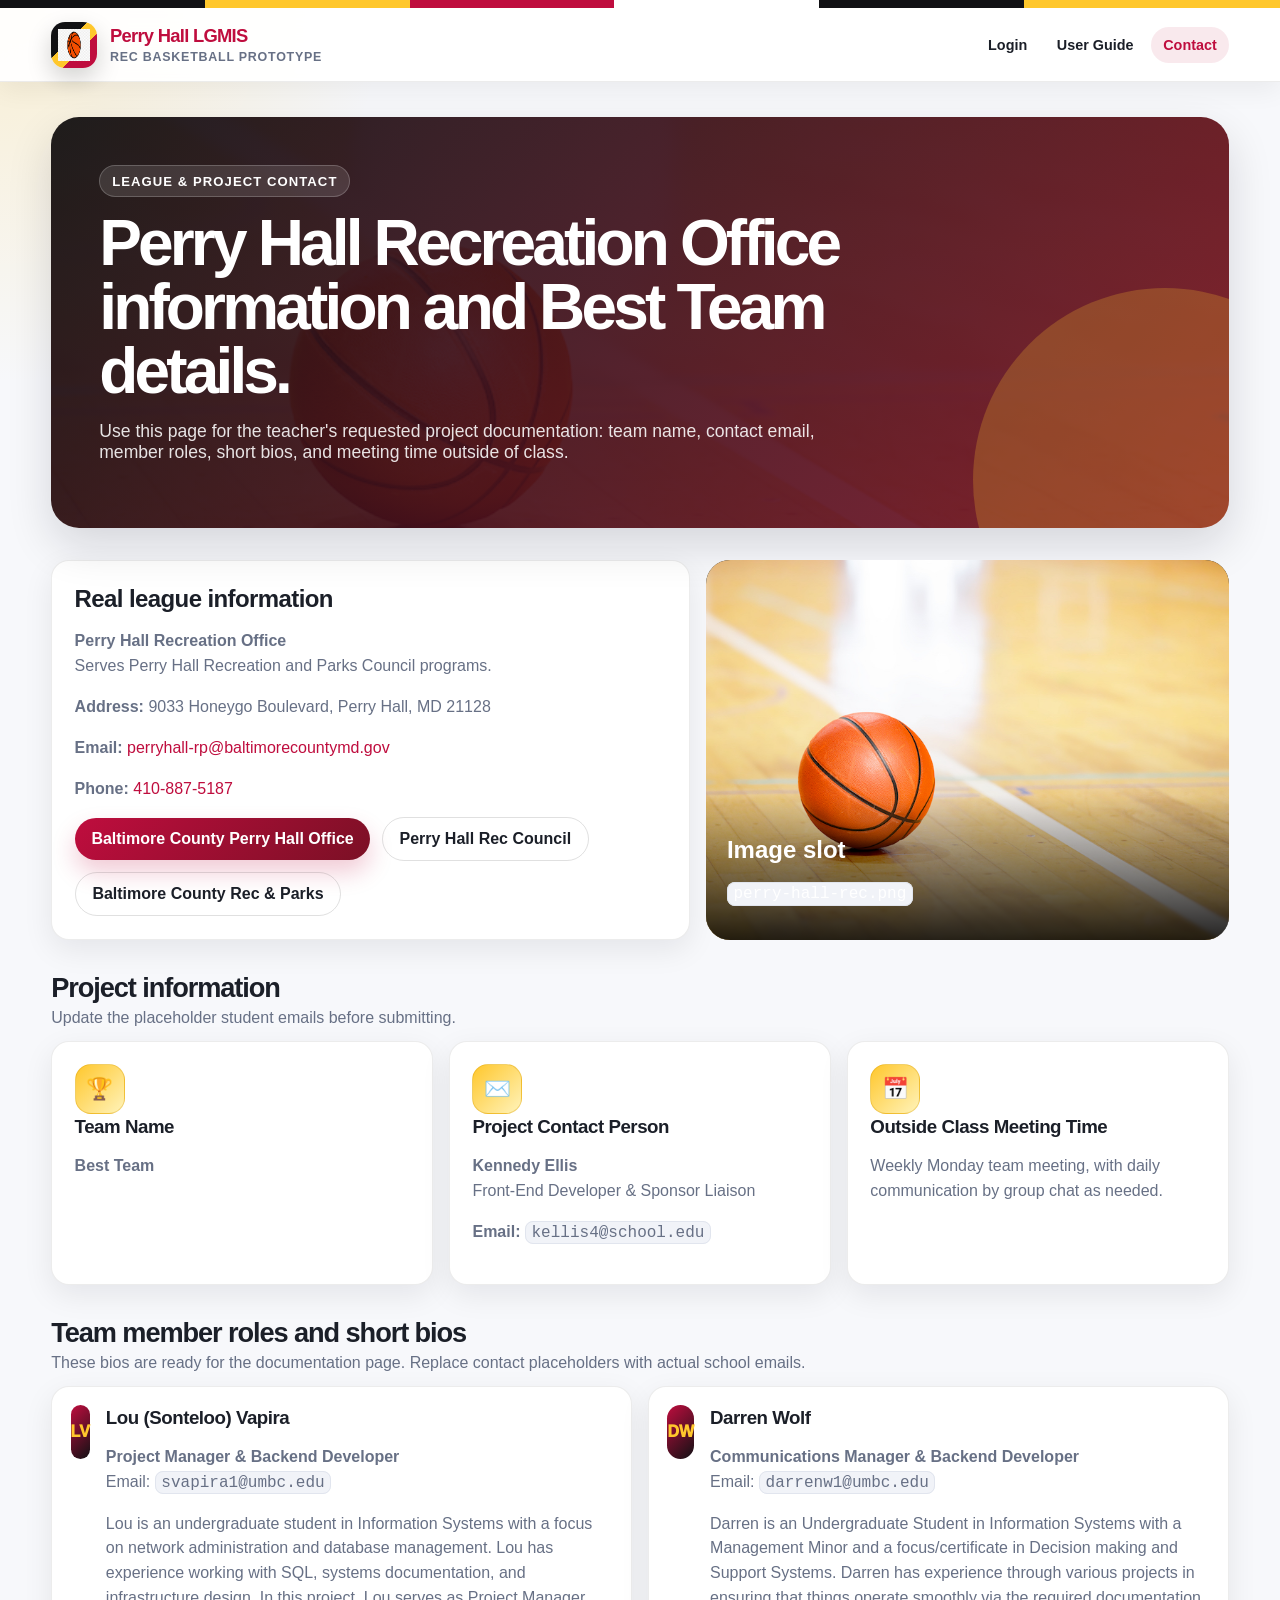
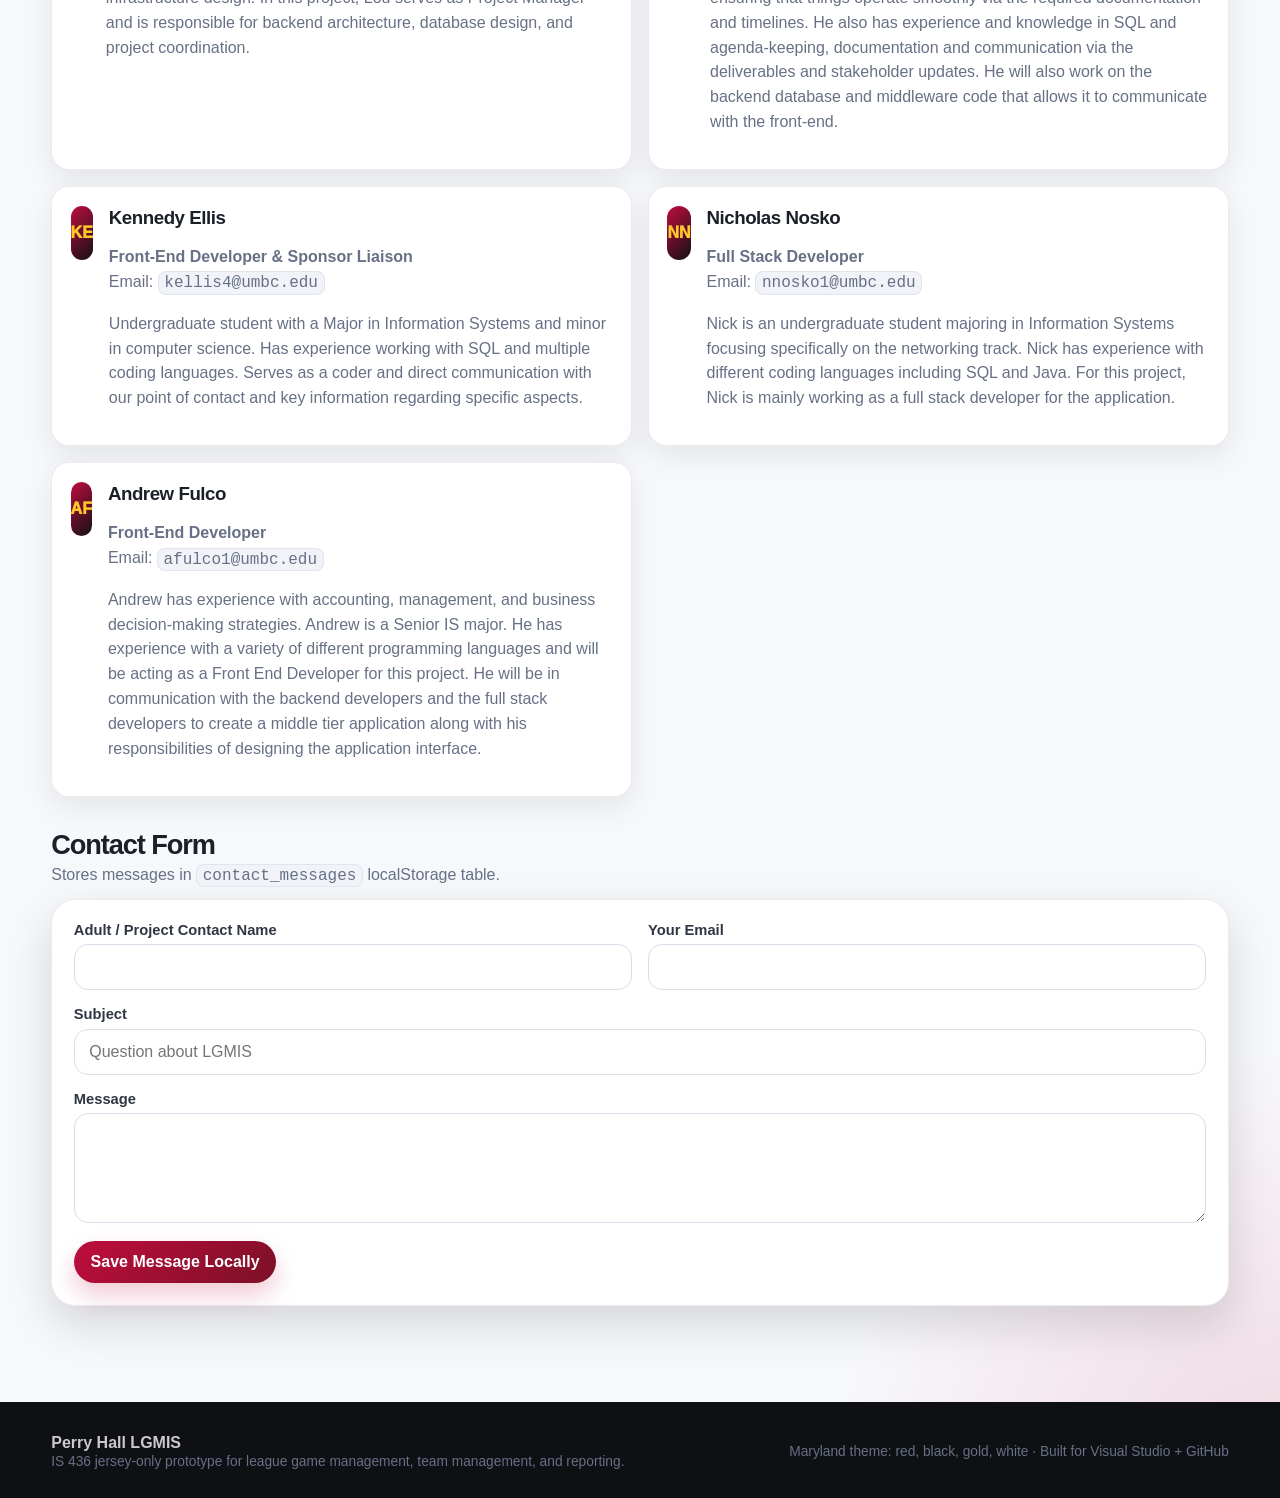
<file: contact.html>
<!doctype html>
<html lang="en">
<head>
  <meta charset="utf-8">
  <meta name="viewport" content="width=device-width, initial-scale=1">
  <title>Perry Hall LGMIS | Contact</title>
  <link rel="stylesheet" href="assets/css/styles.css">
</head>
<body data-page="contact">
  <a class="skip-link" href="#main">Skip to main content</a>
  <header class="app-header"></header>
  <main id="main">
    <div class="container">
      <section class="page-hero" style="background-image:linear-gradient(135deg,rgba(17,17,20,.94),rgba(123,16,37,.90)),url('assets/images/perry-hall-rec.png')">
        <span class="eyebrow">League & Project Contact</span>
        <h1>Perry Hall Recreation Office information and Best Team details.</h1>
        <p>Use this page for the teacher's requested project documentation: team name, contact email, member roles, short bios, and meeting time outside of class.</p>
      </section>

      <div class="contact-grid">
        <section class="card feature">
          <h2>Real league information</h2>
          <p><strong>Perry Hall Recreation Office</strong><br>Serves Perry Hall Recreation and Parks Council programs.</p>
          <p><strong>Address:</strong> 9033 Honeygo Boulevard, Perry Hall, MD 21128</p>
          <p><strong>Email:</strong> <a href="mailto:perryhall-rp@baltimorecountymd.gov">perryhall-rp@baltimorecountymd.gov</a></p>
          <p><strong>Phone:</strong> <a href="tel:+14108875187">410-887-5187</a></p>
          <div class="inline-actions">
            <a class="btn primary" href="https://www.baltimorecountymd.gov/departments/recreation/programs/perry-hall" target="_blank" rel="noopener">Baltimore County Perry Hall Office</a>
            <a class="btn ghost" href="https://perryhallrec.com/" target="_blank" rel="noopener">Perry Hall Rec Council</a>
            <a class="btn ghost" href="https://www.baltimorecountymd.gov/departments/recreation" target="_blank" rel="noopener">Baltimore County Rec & Parks</a>
          </div>
        </section>

        <aside class="image-card" aria-label="Perry Hall Recreation Office image placeholder">
          <img src="assets/images/perry-hall-rec.png" alt="Perry Hall Recreation Office placeholder">
          <div class="overlay">
            <h2>Image slot</h2>
            <p><span class="code">perry-hall-rec.png</span></p>
          </div>
        </aside>
      </div>

      <div class="section-title">
        <div>
          <h2>Project information</h2>
          <p>Update the placeholder student emails before submitting.</p>
        </div>
      </div>
      <section class="grid three">
        <article class="card feature">
          <div class="icon-tile">🏆</div>
          <h3>Team Name</h3>
          <p><strong>Best Team</strong></p>
        </article>
        <article class="card feature">
          <div class="icon-tile">✉️</div>
          <h3>Project Contact Person</h3>
          <p><strong>Kennedy Ellis</strong><br>Front-End Developer & Sponsor Liaison</p>
          <p><strong>Email:</strong> <span class="code">kellis4@school.edu</span></p>
        </article>
        <article class="card feature">
          <div class="icon-tile">📅</div>
          <h3>Outside Class Meeting Time</h3>
          <p>Weekly Monday team meeting, with daily communication by group chat as needed.</p>
        </article>
      </section>

      <div class="section-title">
        <div>
          <h2>Team member roles and short bios</h2>
          <p>These bios are ready for the documentation page. Replace contact placeholders with actual school emails.</p>
        </div>
      </div>
      <section class="grid two">
        <article class="card bio-card"><div class="avatar">LV</div><div><h3>Lou (Sonteloo) Vapira</h3><p><strong>Project Manager & Backend Developer</strong><br>Email: <span class="code">svapira1@umbc.edu</span></p><p>Lou is an undergraduate student in Information Systems with a focus on network administration and database management. Lou has experience working with SQL, systems documentation, and infrastructure design. In this project, Lou serves as Project Manager and is responsible for backend architecture, database design, and project coordination.</p></div></article>
        <article class="card bio-card"><div class="avatar">DW</div><div><h3>Darren Wolf</h3><p><strong>Communications Manager & Backend Developer</strong><br>Email: <span class="code">darrenw1@umbc.edu</span></p><p>Darren is an Undergraduate Student in Information Systems with a Management Minor and a focus/certificate in Decision making and Support Systems. Darren has experience through various projects in ensuring that things operate smoothly via the required documentation and timelines. He also has experience and knowledge in SQL and agenda-keeping, documentation and communication via the deliverables and stakeholder updates. He will also work on the backend database and middleware code that allows it to communicate with the front-end.</p></div></article>
        <article class="card bio-card"><div class="avatar">KE</div><div><h3>Kennedy Ellis</h3><p><strong>Front-End Developer & Sponsor Liaison</strong><br>Email: <span class="code">kellis4@umbc.edu</span></p><p>Undergraduate student with a Major in Information Systems and minor in computer science.  Has experience working with SQL and multiple coding languages.  Serves as a coder and direct communication with our point of contact and key information regarding specific aspects.</p></div></article>
        <article class="card bio-card"><div class="avatar">NN</div><div><h3>Nicholas Nosko</h3><p><strong>Full Stack Developer</strong><br>Email: <span class="code">nnosko1@umbc.edu</span></p><p>Nick is an undergraduate student majoring in Information Systems focusing specifically on the networking track. Nick has experience with different coding languages including SQL and Java. For this project, Nick is mainly working as a full stack developer for the application. </p></div></article>
        <article class="card bio-card"><div class="avatar">AF</div><div><h3>Andrew Fulco</h3><p><strong>Front-End Developer</strong><br>Email: <span class="code">afulco1@umbc.edu</span></p><p>Andrew has experience with accounting, management, and business decision-making strategies. Andrew is a Senior IS major. He has experience with a variety of different programming languages and will be acting as a Front End Developer for this project. He will be in communication with the backend developers and the full stack developers to create a middle tier application along with his responsibilities of designing the application interface.</p></div></article>
      </section>

      <div class="section-title">
        <div>
          <h2>Contact Form</h2>
          <p>Stores messages in <span class="code">contact_messages</span> localStorage table.</p>
        </div>
      </div>
      <form id="contactMessageForm" class="form-card">
        <div class="form-grid">
          <div class="field"><label for="sender_name">Adult / Project Contact Name</label><input class="control" id="sender_name" name="sender_name" required></div>
          <div class="field"><label for="sender_email">Your Email</label><input class="control" id="sender_email" name="sender_email" type="email" required></div>
          <div class="field full"><label for="subject">Subject</label><input class="control" id="subject" name="subject" required placeholder="Question about LGMIS"></div>
          <div class="field full"><label for="message">Message</label><textarea class="control" id="message" name="message" required></textarea></div>
        </div>
        <br>
        <button class="btn primary" type="submit">Save Message Locally</button>
      </form>
    </div>
  </main>
  <footer class="footer"></footer>
  <script src="assets/js/app.js"></script>
</body>
</html>
</file>
<file: assets/css/styles.css>
:root{
--md-red:#bf0d3e;
--md-red-dark:#7b1025;
--md-gold:#ffc72c;
--md-gold-dark:#d79b00;
--md-black:#111114;
--md-white:#ffffff;
--ink:#1b1f28;
--muted:#677085;
--line:#e5e7ef;
--paper:#ffffff;
--soft:#f7f8fb;
--green:#168a50;
--blue:#1967d2;
--gray:#697386;
--shadow:0 18px 45px rgba(13,16,31,.14);
--radius:18px;
}
*{box-sizing:border-box}
html{scroll-behavior:smooth}
body{
margin:0;
min-height:100vh;
font-family:Inter,Segoe UI,Roboto,Arial,sans-serif;
color:var(--ink);
background:
radial-gradient(circle at top left, rgba(255,199,44,.20), transparent 24rem),
radial-gradient(circle at bottom right, rgba(191,13,62,.14), transparent 28rem),
var(--soft);
}
a{color:var(--md-red);text-decoration:none}
a:hover{text-decoration:underline}
img{max-width:100%;display:block}
button,input,select,textarea{font:inherit}
textarea{min-height:110px;resize:vertical}
.container{width:min(1180px,92vw);margin-inline:auto}
.skip-link{position:absolute;left:-999px;top:1rem;background:var(--md-black);color:white;padding:.7rem 1rem;border-radius:99px;z-index:1000}.skip-link:focus{left:1rem}
.maryland-strip{height:8px;background:linear-gradient(90deg,var(--md-black) 0 16%,var(--md-gold) 16% 32%,var(--md-red) 32% 48%,#fff 48% 64%,var(--md-black) 64% 80%,var(--md-gold) 80% 100%)}
.app-header{position:sticky;top:0;z-index:50;background:rgba(255,255,255,.93);backdrop-filter:blur(16px);border-bottom:1px solid rgba(17,17,20,.08);box-shadow:0 8px 25px rgba(17,17,20,.06)}
.header-inner{display:flex;align-items:center;justify-content:space-between;gap:1.2rem;padding:.85rem 0}.brand{display:flex;align-items:center;gap:.8rem;min-width:max-content}.brand-mark{width:46px;height:46px;border-radius:14px;background:linear-gradient(135deg,var(--md-black) 0 40%,var(--md-gold) 40% 62%,var(--md-red) 62%);display:grid;place-items:center;box-shadow:0 10px 24px rgba(0,0,0,.18)}.brand-mark img{width:32px;height:32px}.brand-title{font-weight:900;letter-spacing:-.04em;font-size:1.15rem}.brand-subtitle{font-size:.78rem;color:var(--muted);font-weight:700;text-transform:uppercase;letter-spacing:.06em}.nav-toggle{display:none;border:0;background:var(--md-black);color:white;border-radius:12px;padding:.65rem .8rem}.main-nav{display:flex;align-items:center;gap:.35rem;flex-wrap:wrap;justify-content:flex-end}.main-nav a,.main-nav button{border:0;background:transparent;color:var(--ink);padding:.62rem .75rem;border-radius:999px;font-weight:800;font-size:.9rem}.main-nav a:hover,.main-nav button:hover,.main-nav a.active{background:rgba(191,13,62,.09);text-decoration:none;color:var(--md-red)}.nav-user{display:flex;align-items:center;gap:.45rem;margin-left:.3rem;color:var(--muted);font-weight:800;font-size:.86rem}.role-badge{padding:.28rem .55rem;border-radius:999px;background:rgba(255,199,44,.25);color:#6a4400;border:1px solid rgba(255,199,44,.7);text-transform:capitalize}
main{padding:2.2rem 0 4rem}.page-hero{position:relative;overflow:hidden;border-radius:28px;background:linear-gradient(135deg,rgba(17,17,20,.94),rgba(123,16,37,.90)),url('assets/images/hero-court.png') center/cover;box-shadow:var(--shadow);color:white;padding:3rem;margin-bottom:2rem}.page-hero::after{content:"";position:absolute;inset:auto -8rem -9rem auto;width:24rem;height:24rem;border-radius:50%;background:rgba(255,199,44,.23)}.page-hero>*{position:relative;z-index:1}.eyebrow{display:inline-flex;align-items:center;gap:.5rem;border-radius:999px;padding:.45rem .75rem;background:rgba(255,255,255,.12);border:1px solid rgba(255,255,255,.20);font-weight:900;font-size:.82rem;letter-spacing:.08em;text-transform:uppercase}.page-hero h1{font-size:clamp(2rem,5vw,4rem);line-height:1;margin:.9rem 0 .8rem;letter-spacing:-.06em;max-width:820px}.page-hero p{font-size:1.1rem;max-width:720px;color:rgba(255,255,255,.88)}.hero-actions{display:flex;flex-wrap:wrap;gap:.8rem;margin-top:1.35rem}.grid{display:grid;gap:1rem}.grid.two{grid-template-columns:repeat(2,minmax(0,1fr))}.grid.three{grid-template-columns:repeat(3,minmax(0,1fr))}.grid.four{grid-template-columns:repeat(4,minmax(0,1fr))}.card{background:var(--paper);border:1px solid rgba(17,17,20,.08);border-radius:var(--radius);box-shadow:0 10px 30px rgba(13,16,31,.08);padding:1.15rem}.card.feature{padding:1.4rem}.card h2,.card h3{margin:.1rem 0 .55rem;letter-spacing:-.025em}.card p{color:var(--muted);line-height:1.55}.stat-card{display:flex;align-items:center;justify-content:space-between;gap:1rem}.stat-card .num{font-size:2rem;font-weight:950;color:var(--md-red);letter-spacing:-.05em}.stat-card .label{font-weight:850;color:var(--muted)}.icon-tile{width:50px;height:50px;border-radius:16px;display:grid;place-items:center;background:linear-gradient(135deg,var(--md-gold),#fff3ba);border:1px solid rgba(215,155,0,.35);font-size:1.35rem}.section-title{display:flex;align-items:flex-end;justify-content:space-between;gap:1rem;margin:2rem 0 .9rem}.section-title h2{margin:0;font-size:1.7rem;letter-spacing:-.04em}.section-title p{margin:.3rem 0 0;color:var(--muted)}.btn{appearance:none;border:0;display:inline-flex;align-items:center;justify-content:center;gap:.5rem;border-radius:999px;padding:.75rem 1.05rem;font-weight:900;cursor:pointer;text-decoration:none;transition:transform .16s ease,box-shadow .16s ease,background .16s ease}.btn:hover{transform:translateY(-1px);text-decoration:none}.btn.primary{background:linear-gradient(135deg,var(--md-red),var(--md-red-dark));color:white;box-shadow:0 12px 25px rgba(191,13,62,.22)}.btn.gold{background:linear-gradient(135deg,var(--md-gold),#ffe07c);color:#3a2700}.btn.dark{background:var(--md-black);color:white}.btn.light{background:#fff;color:var(--md-red);border:1px solid rgba(191,13,62,.18)}.btn.ghost{background:transparent;border:1px solid rgba(17,17,20,.13);color:var(--ink)}.btn.danger{background:#fbebef;color:var(--md-red);border:1px solid rgba(191,13,62,.22)}.btn:disabled,.btn.disabled{opacity:.55;cursor:not-allowed;transform:none}.form-card{background:white;border:1px solid rgba(17,17,20,.08);border-radius:24px;box-shadow:var(--shadow);padding:1.35rem}.form-grid{display:grid;grid-template-columns:repeat(2,minmax(0,1fr));gap:1rem}.field{display:flex;flex-direction:column;gap:.4rem}.field.full{grid-column:1/-1}.field label{font-weight:850;color:#303744;font-size:.92rem}.hint{font-size:.82rem;color:var(--muted)}.control{width:100%;border:1px solid #d9deea;background:#fff;border-radius:14px;padding:.82rem .9rem;outline:none;transition:border .12s,box-shadow .12s}.control:focus{border-color:var(--md-red);box-shadow:0 0 0 4px rgba(191,13,62,.12)}.inline-actions{display:flex;flex-wrap:wrap;gap:.7rem;align-items:center}.table-wrap{overflow:auto;background:white;border:1px solid rgba(17,17,20,.08);border-radius:18px;box-shadow:0 10px 30px rgba(13,16,31,.06)}table{width:100%;border-collapse:collapse;min-width:760px}th,td{padding:.85rem .95rem;text-align:left;border-bottom:1px solid var(--line);vertical-align:middle}th{font-size:.8rem;text-transform:uppercase;letter-spacing:.05em;color:#4c5567;background:#fafbfe}tr:last-child td{border-bottom:0}.table-actions{display:flex;gap:.45rem;align-items:center}.pill{display:inline-flex;align-items:center;gap:.35rem;padding:.35rem .6rem;border-radius:999px;font-weight:850;font-size:.82rem}.pill.red{background:#fdeaf0;color:#9a0c30}.pill.green{background:#e7f6ee;color:#126d3f}.pill.blue{background:#e8f0fe;color:#174ea6}.pill.gray{background:#edf0f5;color:#4c5567}.pill.gold{background:#fff4cd;color:#765000}.status-dot{width:.65rem;height:.65rem;border-radius:50%;display:inline-block;background:currentColor}.empty-state{text-align:center;padding:2rem;color:var(--muted)}.alert{border-radius:16px;padding:1rem 1.1rem;border:1px solid rgba(25,103,210,.22);background:#edf4ff;color:#174ea6;margin:.8rem 0}.alert.warn{background:#fff8e5;color:#7a5700;border-color:rgba(255,199,44,.65)}.alert.danger{background:#fff0f2;color:#94112c;border-color:rgba(191,13,62,.25)}.toast{position:fixed;right:1rem;bottom:1rem;z-index:200;display:grid;gap:.55rem}.toast-item{background:var(--md-black);color:white;border-radius:14px;padding:.85rem 1rem;box-shadow:0 12px 28px rgba(0,0,0,.25);max-width:360px}.image-card{position:relative;overflow:hidden;border-radius:24px;min-height:260px;background:#111}.image-card img{width:100%;height:100%;object-fit:cover;position:absolute;inset:0}.image-card .overlay{position:absolute;inset:auto 0 0 0;padding:1.3rem;background:linear-gradient(transparent,rgba(0,0,0,.84));color:white}.login-shell{min-height:100vh;display:grid;grid-template-columns:1fr 470px;background:linear-gradient(135deg,rgba(17,17,20,.88),rgba(123,16,37,.72)),url('assets/images/hero-court.jpg') center/cover}.login-info{display:flex;align-items:flex-end;padding:4vw;color:white}.login-info h1{font-size:clamp(2.2rem,6vw,5rem);line-height:.95;max-width:780px;margin:.8rem 0;letter-spacing:-.08em}.login-info p{font-size:1.15rem;max-width:700px;color:rgba(255,255,255,.86)}.login-panel{background:rgba(255,255,255,.96);padding:3rem;display:flex;align-items:center;box-shadow:-18px 0 60px rgba(0,0,0,.25)}.login-panel-inner{width:100%}.login-logo{display:flex;align-items:center;gap:.75rem;margin-bottom:1.4rem}.login-logo img{width:54px}.demo-logins{display:grid;grid-template-columns:1fr 1fr;gap:.7rem;margin-top:1rem}.footer{background:#0f1014;color:rgba(255,255,255,.78);padding:2rem 0;margin-top:2rem}.footer a{color:#fff}.footer-inner{display:flex;justify-content:space-between;gap:1rem;align-items:center;flex-wrap:wrap}.small{font-size:.86rem;color:var(--muted)}.code{font-family:Consolas,Menlo,monospace;background:#f1f3f8;border:1px solid #e1e5ee;border-radius:8px;padding:.1rem .35rem}.check-list{list-style:none;padding:0;margin:0;display:grid;gap:.65rem}.check-list li{display:flex;gap:.55rem;align-items:flex-start}.check-list li::before{content:"✓";display:grid;place-items:center;width:1.2rem;height:1.2rem;border-radius:50%;background:rgba(22,138,80,.12);color:var(--green);font-weight:900;flex:0 0 auto}.contact-grid{display:grid;grid-template-columns:1.1fr .9fr;gap:1rem}.bio-card{display:flex;gap:1rem}.avatar{width:54px;height:54px;border-radius:18px;display:grid;place-items:center;background:linear-gradient(135deg,var(--md-red),var(--md-black));color:var(--md-gold);font-weight:950}.timeline{border-left:4px solid rgba(191,13,62,.18);padding-left:1rem;display:grid;gap:.8rem}.timeline-item{background:white;border:1px solid rgba(17,17,20,.08);padding:.9rem;border-radius:14px}.print-only{display:none}
main{padding:2.2rem 0 4rem}.page-hero{position:relative;overflow:hidden;border-radius:28px;background:linear-gradient(135deg,rgba(17,17,20,.94),rgba(123,16,37,.90)),url('assets/images/hero-court.png') center/cover;box-shadow:var(--shadow);color:white;padding:3rem;margin-bottom:2rem}.page-hero::after{content:"";position:absolute;inset:auto -8rem -9rem auto;width:24rem;height:24rem;border-radius:50%;background:rgba(255,199,44,.23)}.page-hero>*{position:relative;z-index:1}.eyebrow{display:inline-flex;align-items:center;gap:.5rem;border-radius:999px;padding:.45rem .75rem;background:rgba(255,255,255,.12);border:1px solid rgba(255,255,255,.20);font-weight:900;font-size:.82rem;letter-spacing:.08em;text-transform:uppercase}.page-hero h1{font-size:clamp(2rem,5vw,4rem);line-height:1;margin:.9rem 0 .8rem;letter-spacing:-.06em;max-width:820px}.page-hero p{font-size:1.1rem;max-width:720px;color:rgba(255,255,255,.88)}.hero-actions{display:flex;flex-wrap:wrap;gap:.8rem;margin-top:1.35rem}.grid{display:grid;gap:1rem}.grid.two{grid-template-columns:repeat(2,minmax(0,1fr))}.grid.three{grid-template-columns:repeat(3,minmax(0,1fr))}.grid.four{grid-template-columns:repeat(4,minmax(0,1fr))}.card{background:var(--paper);border:1px solid rgba(17,17,20,.08);border-radius:var(--radius);box-shadow:0 10px 30px rgba(13,16,31,.08);padding:1.15rem}.card.feature{padding:1.4rem}.card h2,.card h3{margin:.1rem 0 .55rem;letter-spacing:-.025em}.card p{color:var(--muted);line-height:1.55}.stat-card{display:flex;align-items:center;justify-content:space-between;gap:1rem}.stat-card .num{font-size:2rem;font-weight:950;color:var(--md-red);letter-spacing:-.05em}.stat-card .label{font-weight:850;color:var(--muted)}.icon-tile{width:50px;height:50px;border-radius:16px;display:grid;place-items:center;background:linear-gradient(135deg,var(--md-gold),#fff3ba);border:1px solid rgba(215,155,0,.35);font-size:1.35rem}.section-title{display:flex;align-items:flex-end;justify-content:space-between;gap:1rem;margin:2rem 0 .9rem}.section-title h2{margin:0;font-size:1.7rem;letter-spacing:-.04em}.section-title p{margin:.3rem 0 0;color:var(--muted)}.btn{appearance:none;border:0;display:inline-flex;align-items:center;justify-content:center;gap:.5rem;border-radius:999px;padding:.75rem 1.05rem;font-weight:900;cursor:pointer;text-decoration:none;transition:transform .16s ease,box-shadow .16s ease,background .16s ease}.btn:hover{transform:translateY(-1px);text-decoration:none}.btn.primary{background:linear-gradient(135deg,var(--md-red),var(--md-red-dark));color:white;box-shadow:0 12px 25px rgba(191,13,62,.22)}.btn.gold{background:linear-gradient(135deg,var(--md-gold),#ffe07c);color:#3a2700}.btn.dark{background:var(--md-black);color:white}.btn.light{background:#fff;color:var(--md-red);border:1px solid rgba(191,13,62,.18)}.btn.ghost{background:transparent;border:1px solid rgba(17,17,20,.13);color:var(--ink)}.btn.danger{background:#fbebef;color:var(--md-red);border:1px solid rgba(191,13,62,.22)}.btn:disabled,.btn.disabled{opacity:.55;cursor:not-allowed;transform:none}.form-card{background:white;border:1px solid rgba(17,17,20,.08);border-radius:24px;box-shadow:var(--shadow);padding:1.35rem}.form-grid{display:grid;grid-template-columns:repeat(2,minmax(0,1fr));gap:1rem}.field{display:flex;flex-direction:column;gap:.4rem}.field.full{grid-column:1/-1}.field label{font-weight:850;color:#303744;font-size:.92rem}.hint{font-size:.82rem;color:var(--muted)}.control{width:100%;border:1px solid #d9deea;background:#fff;border-radius:14px;padding:.82rem .9rem;outline:none;transition:border .12s,box-shadow .12s}.control:focus{border-color:var(--md-red);box-shadow:0 0 0 4px rgba(191,13,62,.12)}.inline-actions{display:flex;flex-wrap:wrap;gap:.7rem;align-items:center}.table-wrap{overflow:auto;background:white;border:1px solid rgba(17,17,20,.08);border-radius:18px;box-shadow:0 10px 30px rgba(13,16,31,.06)}table{width:100%;border-collapse:collapse;min-width:760px}th,td{padding:.85rem .95rem;text-align:left;border-bottom:1px solid var(--line);vertical-align:middle}th{font-size:.8rem;text-transform:uppercase;letter-spacing:.05em;color:#4c5567;background:#fafbfe}tr:last-child td{border-bottom:0}.table-actions{display:flex;gap:.45rem;align-items:center}.pill{display:inline-flex;align-items:center;gap:.35rem;padding:.35rem .6rem;border-radius:999px;font-weight:850;font-size:.82rem}.pill.red{background:#fdeaf0;color:#9a0c30}.pill.green{background:#e7f6ee;color:#126d3f}.pill.blue{background:#e8f0fe;color:#174ea6}.pill.gray{background:#edf0f5;color:#4c5567}.pill.gold{background:#fff4cd;color:#765000}.status-dot{width:.65rem;height:.65rem;border-radius:50%;display:inline-block;background:currentColor}.empty-state{text-align:center;padding:2rem;color:var(--muted)}.alert{border-radius:16px;padding:1rem 1.1rem;border:1px solid rgba(25,103,210,.22);background:#edf4ff;color:#174ea6;margin:.8rem 0}.alert.warn{background:#fff8e5;color:#7a5700;border-color:rgba(255,199,44,.65)}.alert.danger{background:#fff0f2;color:#94112c;border-color:rgba(191,13,62,.25)}.toast{position:fixed;right:1rem;bottom:1rem;z-index:200;display:grid;gap:.55rem}.toast-item{background:var(--md-black);color:white;border-radius:14px;padding:.85rem 1rem;box-shadow:0 12px 28px rgba(0,0,0,.25);max-width:360px}.image-card{position:relative;overflow:hidden;border-radius:24px;min-height:260px;background:#111}.image-card img{width:100%;height:100%;object-fit:cover;position:absolute;inset:0}.image-card .overlay{position:absolute;inset:auto 0 0 0;padding:1.3rem;background:linear-gradient(transparent,rgba(0,0,0,.84));color:white}.login-shell{min-height:100vh;display:grid;grid-template-columns:1fr 470px;background:linear-gradient(135deg,rgba(17,17,20,.88),rgba(123,16,37,.72)),url('IS436-Deliverable5/assests/images/hero-court.png') center/cover}.login-info{display:flex;align-items:flex-end;padding:4vw;color:white}.login-info h1{font-size:clamp(2.2rem,6vw,5rem);line-height:.95;max-width:780px;margin:.8rem 0;letter-spacing:-.08em}.login-info p{font-size:1.15rem;max-width:700px;color:rgba(255,255,255,.86)}.login-panel{background:rgba(255,255,255,.96);padding:3rem;display:flex;align-items:center;box-shadow:-18px 0 60px rgba(0,0,0,.25)}.login-panel-inner{width:100%}.login-logo{display:flex;align-items:center;gap:.75rem;margin-bottom:1.4rem}.login-logo img{width:54px}.demo-logins{display:grid;grid-template-columns:1fr 1fr;gap:.7rem;margin-top:1rem}.footer{background:#0f1014;color:rgba(255,255,255,.78);padding:2rem 0;margin-top:2rem}.footer a{color:#fff}.footer-inner{display:flex;justify-content:space-between;gap:1rem;align-items:center;flex-wrap:wrap}.small{font-size:.86rem;color:var(--muted)}.code{font-family:Consolas,Menlo,monospace;background:#f1f3f8;border:1px solid #e1e5ee;border-radius:8px;padding:.1rem .35rem}.check-list{list-style:none;padding:0;margin:0;display:grid;gap:.65rem}.check-list li{display:flex;gap:.55rem;align-items:flex-start}.check-list li::before{content:"✓";display:grid;place-items:center;width:1.2rem;height:1.2rem;border-radius:50%;background:rgba(22,138,80,.12);color:var(--green);font-weight:900;flex:0 0 auto}.contact-grid{display:grid;grid-template-columns:1.1fr .9fr;gap:1rem}.bio-card{display:flex;gap:1rem}.avatar{width:54px;height:54px;border-radius:18px;display:grid;place-items:center;background:linear-gradient(135deg,var(--md-red),var(--md-black));color:var(--md-gold);font-weight:950}.timeline{border-left:4px solid rgba(191,13,62,.18);padding-left:1rem;display:grid;gap:.8rem}.timeline-item{background:white;border:1px solid rgba(17,17,20,.08);padding:.9rem;border-radius:14px}.print-only{display:none}
@media (max-width:980px){.grid.three,.grid.four{grid-template-columns:repeat(2,minmax(0,1fr))}.contact-grid,.grid.two{grid-template-columns:1fr}.login-shell{grid-template-columns:1fr}.login-info{min-height:44vh}.login-panel{box-shadow:none}.form-grid{grid-template-columns:1fr}.page-hero{padding:2rem}}
@media (max-width:760px){.nav-toggle{display:inline-flex}.main-nav{display:none;position:absolute;top:100%;left:0;right:0;background:white;border-bottom:1px solid var(--line);padding:1rem;box-shadow:0 14px 25px rgba(0,0,0,.08);align-items:stretch;flex-direction:column}.main-nav.open{display:flex}.main-nav a,.main-nav button{text-align:left;border-radius:12px}.header-inner{position:relative}.grid.three,.grid.four{grid-template-columns:1fr}.login-panel{padding:2rem}.demo-logins{grid-template-columns:1fr}.section-title{align-items:flex-start;flex-direction:column}.page-hero h1{font-size:2.2rem}.page-hero{margin-left:-.4rem;margin-right:-.4rem;border-radius:20px}}
@media print{.app-header,.footer,.btn,.no-print{display:none!important}.print-only{display:block}.card,.form-card,.table-wrap{box-shadow:none}body{background:white}main{padding:0}.container{width:100%}}
</file>
